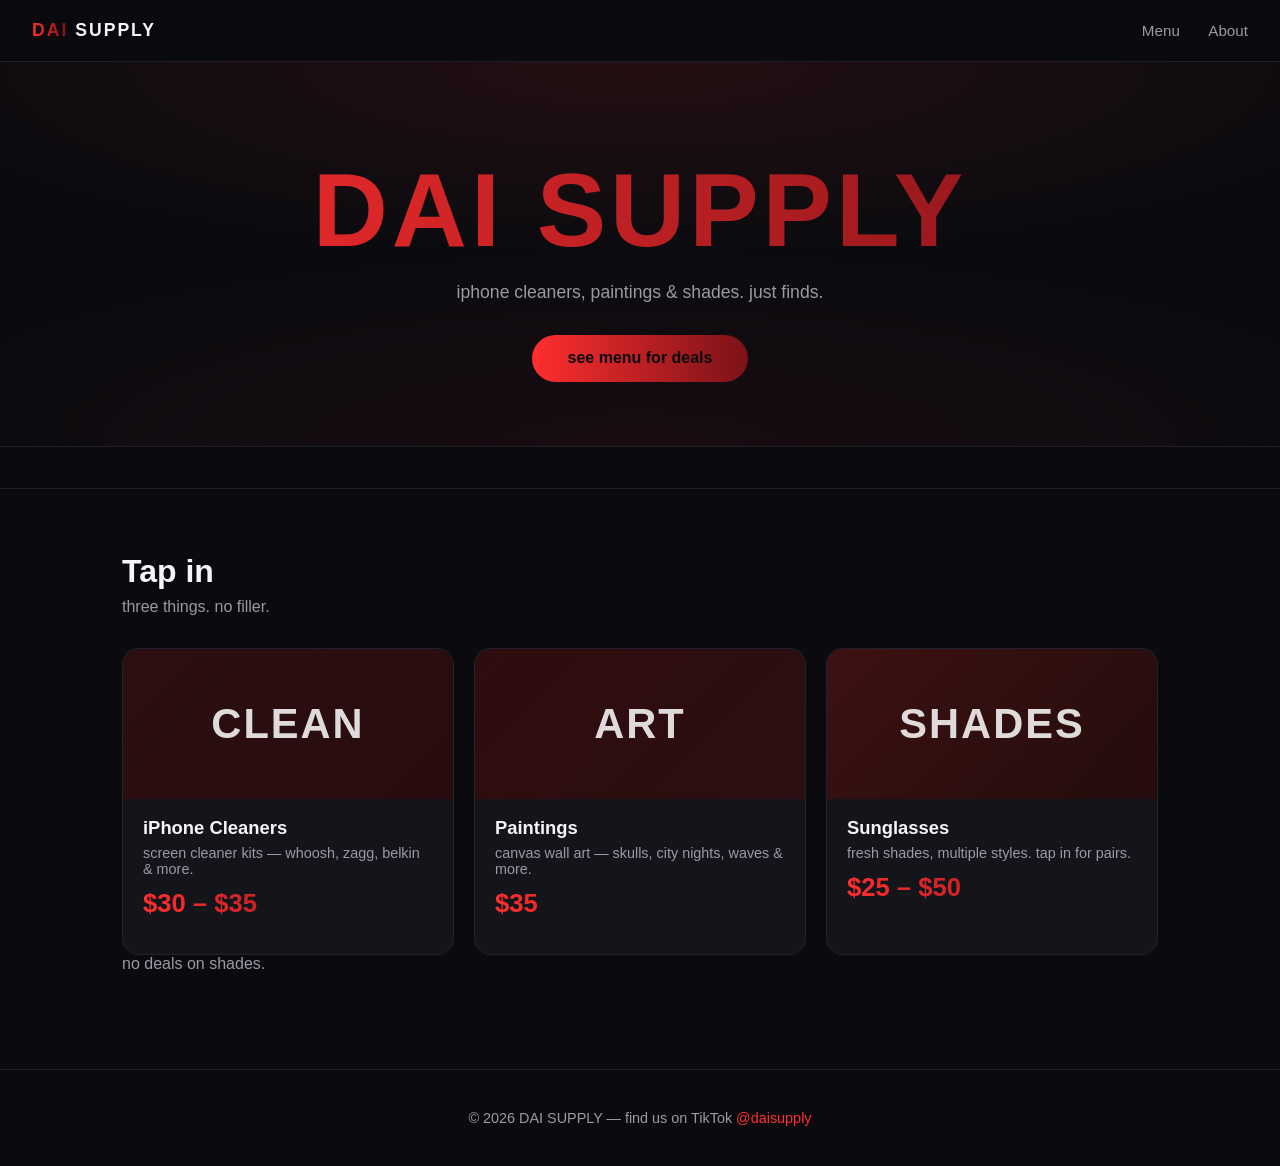
<file: index.html>
<!DOCTYPE html>
<html lang="en">
<head>
<meta charset="UTF-8">
<meta name="viewport" content="width=device-width, initial-scale=1.0">
<title>DAI SUPPLY</title>
<meta name="description" content="DAI SUPPLY — iphone cleaners, paintings & shades. just finds.">
<link rel="stylesheet" href="styles.css">
</head>
<body>

<nav>
  <a class="logo" href="index.html"><span>DAI</span> SUPPLY</a>
  <div>
    <a class="links" href="menu.html">Menu</a>
    <a class="links" href="about.html">About</a>
  </div>
</nav>

<div class="hero">
  <h1>DAI SUPPLY</h1>
  <p>iphone cleaners, paintings &amp; shades. just finds.</p>
  <a class="btn" href="menu.html">see menu for deals</a>
</div>

<div class="marquee"><span>DAI SUPPLY &nbsp;•&nbsp; IPHONE CLEANERS &nbsp;•&nbsp; PAINTINGS &nbsp;•&nbsp; SUNGLASSES &nbsp;•&nbsp; DAI SUPPLY &nbsp;•&nbsp; IPHONE CLEANERS &nbsp;•&nbsp; PAINTINGS &nbsp;•&nbsp; SUNGLASSES &nbsp;•&nbsp;</span></div>

<section>
  <h2>Tap in</h2>
  <p class="sub">three things. no filler.</p>
  <div class="grid">
    <a class="card" href="menu.html">
      <div class="art a1">CLEAN</div>
      <div class="body">
        <h3>iPhone Cleaners</h3>
        <p>screen cleaner kits — whoosh, zagg, belkin &amp; more.</p>
        <div class="price">$30 – $35</div>
      </div>
    </a>
    <a class="card" href="menu.html">
      <div class="art a2">ART</div>
      <div class="body">
        <h3>Paintings</h3>
        <p>canvas wall art — skulls, city nights, waves &amp; more.</p>
        <div class="price">$35</div>
      </div>
    </a>
    <a class="card" href="menu.html">
      <div class="art a3">SHADES</div>
      <div class="body">
        <h3>Sunglasses</h3>
        <p>fresh shades, multiple styles. tap in for pairs.</p>
        <div class="price">$25 – $50</div>
      </div>
    </a>
  </div>
  <p class="sub">no deals on shades.</p>
</section>

<footer>
  © 2026 DAI SUPPLY — find us on TikTok <a href="https://www.tiktok.com/@daisupply" target="_blank" rel="noopener">@daisupply</a>
</footer>

</body>
</html>
</file>
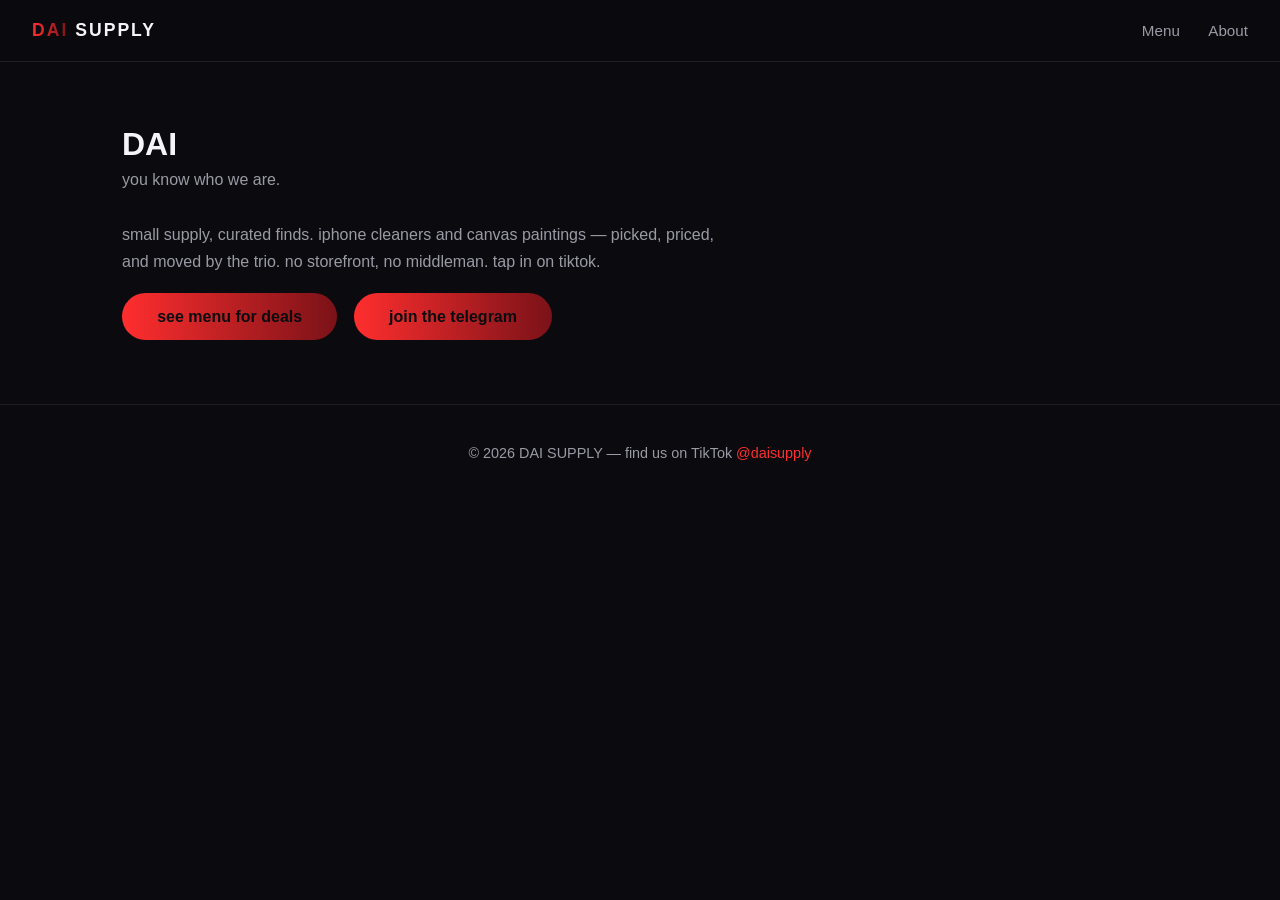
<file: about.html>
<!DOCTYPE html>
<html lang="en">
<head>
<meta charset="UTF-8">
<meta name="viewport" content="width=device-width, initial-scale=1.0">
<title>About &mdash; DAI SUPPLY</title>
<meta name="description" content="About DAI SUPPLY.">
<link rel="stylesheet" href="styles.css">
</head>
<body>

<nav>
  <a class="logo" href="index.html"><span>DAI</span> SUPPLY</a>
  <div>
    <a class="links" href="menu.html">Menu</a>
    <a class="links" href="about.html">About</a>
  </div>
</nav>

<section>
  <h2>DAI</h2>
  <p class="sub">you know who we are.</p>
  <p style="color: var(--muted); max-width: 600px; line-height: 1.7;">
    small supply, curated finds. iphone cleaners and canvas paintings &mdash;
    picked, priced, and moved by the trio. no storefront, no middleman.
    tap in on tiktok.
  </p>
  <br>
  <a class="btn" href="menu.html">see menu for deals</a>
  <a class="btn" href="https://t.me/+RZg2uuodKc0yZDEx" target="_blank" rel="noopener" style="margin-left: .75rem;">join the telegram</a>
</section>

<footer>
  &copy; 2026 DAI SUPPLY &mdash; find us on TikTok <a href="https://www.tiktok.com/@daisupply" target="_blank" rel="noopener">@daisupply</a>
</footer>

</body>
</html>
</file>
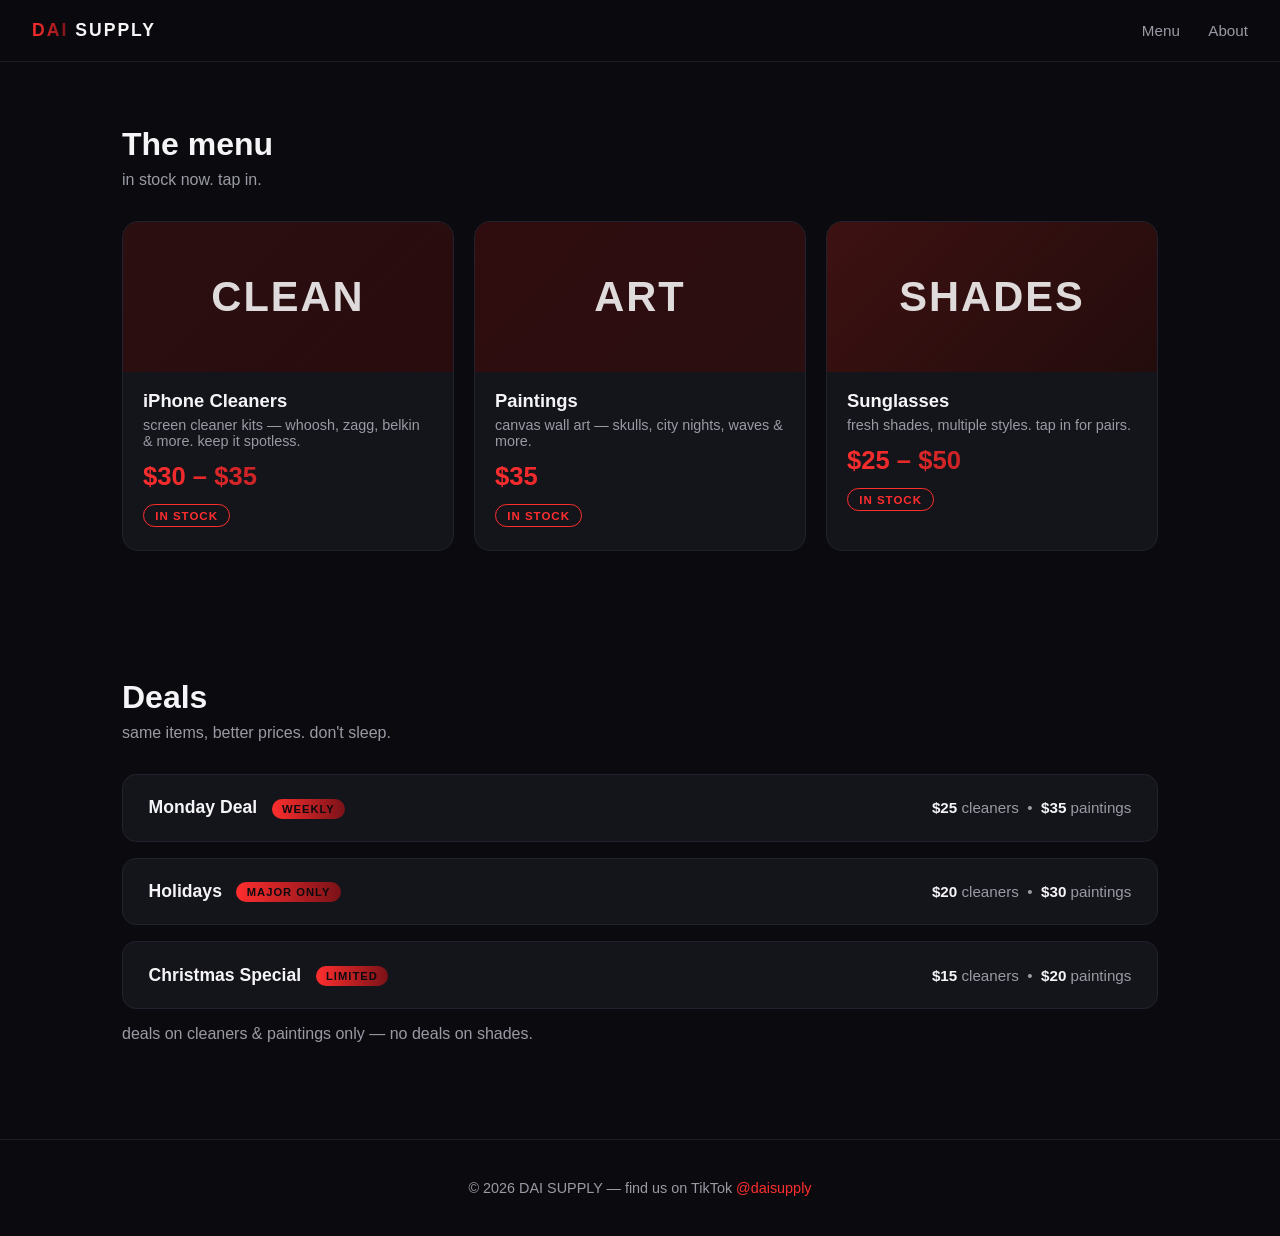
<file: menu.html>
<!DOCTYPE html>
<html lang="en">
<head>
<meta charset="UTF-8">
<meta name="viewport" content="width=device-width, initial-scale=1.0">
<title>Menu — DAI SUPPLY</title>
<meta name="description" content="DAI SUPPLY menu — iphone cleaners & paintings, plus deals.">
<link rel="stylesheet" href="styles.css">
</head>
<body>

<nav>
  <a class="logo" href="index.html"><span>DAI</span> SUPPLY</a>
  <div>
    <a class="links" href="menu.html">Menu</a>
    <a class="links" href="about.html">About</a>
  </div>
</nav>

<section>
  <h2>The menu</h2>
  <p class="sub">in stock now. tap in.</p>
  <div class="grid">
    <div class="card">
      <div class="art a1">CLEAN</div>
      <div class="body">
        <h3>iPhone Cleaners</h3>
        <p>screen cleaner kits — whoosh, zagg, belkin &amp; more. keep it spotless.</p>
        <div class="price">$30 – $35</div>
        <span class="badge">IN STOCK</span>
      </div>
    </div>
    <div class="card">
      <div class="art a2">ART</div>
      <div class="body">
        <h3>Paintings</h3>
        <p>canvas wall art — skulls, city nights, waves &amp; more.</p>
        <div class="price">$35</div>
        <span class="badge">IN STOCK</span>
      </div>
    </div>
    <div class="card">
      <div class="art a3">SHADES</div>
      <div class="body">
        <h3>Sunglasses</h3>
        <p>fresh shades, multiple styles. tap in for pairs.</p>
        <div class="price">$25 – $50</div>
        <span class="badge">IN STOCK</span>
      </div>
    </div>
  </div>
</section>

<section>
  <h2>Deals</h2>
  <p class="sub">same items, better prices. don't sleep.</p>
  <div class="deal">
    <h3>Monday Deal <span class="tag">WEEKLY</span></h3>
    <div class="prices"><b>$25</b> cleaners &nbsp;•&nbsp; <b>$35</b> paintings</div>
  </div>
  <div class="deal">
    <h3>Holidays <span class="tag">MAJOR ONLY</span></h3>
    <div class="prices"><b>$20</b> cleaners &nbsp;•&nbsp; <b>$30</b> paintings</div>
  </div>
  <div class="deal">
    <h3>Christmas Special <span class="tag">LIMITED</span></h3>
    <div class="prices"><b>$15</b> cleaners &nbsp;•&nbsp; <b>$20</b> paintings</div>
  </div>
  <p class="sub">deals on cleaners &amp; paintings only — no deals on shades.</p>
</section>

<footer>
  © 2026 DAI SUPPLY — find us on TikTok <a href="https://www.tiktok.com/@daisupply" target="_blank" rel="noopener">@daisupply</a>
</footer>

</body>
</html>
</file>
<file: styles.css>
* { margin: 0; padding: 0; box-sizing: border-box; }
:root {
  --bg: #0b0b0f;
  --card: #14141b;
  --cyan: #ff2e2e;
  --pink: #7a1218;
  --text: #f5f5f7;
  --muted: #9a9aa5;
}
html { scroll-behavior: smooth; }
body {
  background: var(--bg);
  color: var(--text);
  font-family: -apple-system, BlinkMacSystemFont, "Segoe UI", Roboto, Helvetica, Arial, sans-serif;
  overflow-x: hidden;
}
nav {
  display: flex; justify-content: space-between; align-items: center;
  padding: 1.25rem 2rem;
  position: sticky; top: 0; z-index: 10;
  background: rgba(11,11,15,.85); backdrop-filter: blur(12px);
  border-bottom: 1px solid #1e1e28;
}
.logo { font-weight: 900; letter-spacing: 2px; font-size: 1.1rem; color: var(--text); text-decoration: none; }
.logo span {
  background: linear-gradient(90deg, var(--cyan), var(--pink));
  -webkit-background-clip: text; background-clip: text; color: transparent;
}
nav a.links { color: var(--muted); text-decoration: none; margin-left: 1.5rem; font-size: .95rem; }
nav a.links:hover { color: var(--text); }
.hero {
  text-align: center;
  padding: 6rem 1.5rem 4rem;
  background: radial-gradient(ellipse 60% 50% at 50% 0%, rgba(255,46,46,.10), transparent),
              radial-gradient(ellipse 60% 50% at 50% 100%, rgba(122,18,24,.12), transparent);
}
.hero h1 {
  font-size: clamp(3rem, 10vw, 6.5rem);
  font-weight: 900; letter-spacing: 4px; line-height: 1;
  background: linear-gradient(90deg, var(--cyan), var(--pink));
  -webkit-background-clip: text; background-clip: text; color: transparent;
}
.hero p { color: var(--muted); margin: 1.25rem 0 2rem; font-size: 1.1rem; }
.btn {
  display: inline-block;
  padding: .9rem 2.2rem; border-radius: 999px;
  background: linear-gradient(90deg, var(--cyan), var(--pink));
  color: #0b0b0f; font-weight: 800; text-decoration: none;
  transition: transform .15s ease;
}
.btn:hover { transform: scale(1.05); }
.marquee {
  overflow: hidden; white-space: nowrap;
  border-top: 1px solid #1e1e28; border-bottom: 1px solid #1e1e28;
  padding: .8rem 0; color: var(--muted); font-size: .9rem; letter-spacing: 3px;
}
.marquee span { display: inline-block; padding-left: 100%; animation: slide 18s linear infinite; }
@keyframes slide { to { transform: translateX(-100%); } }
section { padding: 4rem 2rem; max-width: 1100px; margin: 0 auto; }
h2 { font-size: 2rem; font-weight: 800; margin-bottom: .5rem; }
.sub { color: var(--muted); margin-bottom: 2rem; }
.grid { display: grid; grid-template-columns: repeat(auto-fit, minmax(240px, 1fr)); gap: 1.25rem; }
.card {
  background: var(--card); border: 1px solid #22222e; border-radius: 16px;
  overflow: hidden; transition: transform .15s ease, border-color .15s ease;
  text-decoration: none; color: var(--text); display: block;
}
.card:hover { transform: translateY(-4px); border-color: var(--pink); }
.art { height: 150px; display: flex; align-items: center; justify-content: center;
       font-size: 2.6rem; font-weight: 900; color: rgba(255,255,255,.85); letter-spacing: 2px; }
.a1 { background: linear-gradient(135deg, #ff2e2e22, #7a121833), linear-gradient(135deg,#0a0a0c,#140a0b); }
.a2 { background: linear-gradient(135deg, #7a121844, #ff2e2e22), linear-gradient(135deg,#140a0b,#0a0a0c); }
.a3 { background: linear-gradient(135deg, #ff2e2e33, #7a121822), linear-gradient(135deg,#0d0a0a,#160b0b); }
.card .body { padding: 1.1rem 1.25rem 1.4rem; }
.card h3 { font-size: 1.15rem; margin-bottom: .35rem; }
.card p { color: var(--muted); font-size: .9rem; margin-bottom: .8rem; }
.price { font-size: 1.6rem; font-weight: 900; margin-bottom: .8rem;
  background: linear-gradient(90deg, var(--cyan), var(--pink));
  -webkit-background-clip: text; background-clip: text; color: transparent; }
.badge {
  display: inline-block; font-size: .72rem; font-weight: 700; letter-spacing: 1px;
  padding: .3rem .7rem; border-radius: 999px;
  border: 1px solid var(--cyan); color: var(--cyan);
}
.deal {
  background: var(--card); border: 1px solid #22222e; border-radius: 14px;
  padding: 1.4rem 1.6rem; margin-bottom: 1rem;
  display: flex; justify-content: space-between; align-items: center; flex-wrap: wrap; gap: .75rem;
}
.deal h3 { font-size: 1.1rem; }
.deal h3 .tag {
  font-size: .7rem; font-weight: 800; letter-spacing: 1px; margin-left: .6rem;
  padding: .25rem .65rem; border-radius: 999px; vertical-align: middle;
  background: linear-gradient(90deg, var(--cyan), var(--pink)); color: #0b0b0f;
}
.deal .prices { color: var(--muted); font-size: .95rem; }
.deal .prices b { color: var(--text); }
footer {
  text-align: center; padding: 2.5rem 1rem; color: var(--muted);
  border-top: 1px solid #1e1e28; font-size: .9rem;
}
footer a { color: var(--cyan); text-decoration: none; }
</file>
